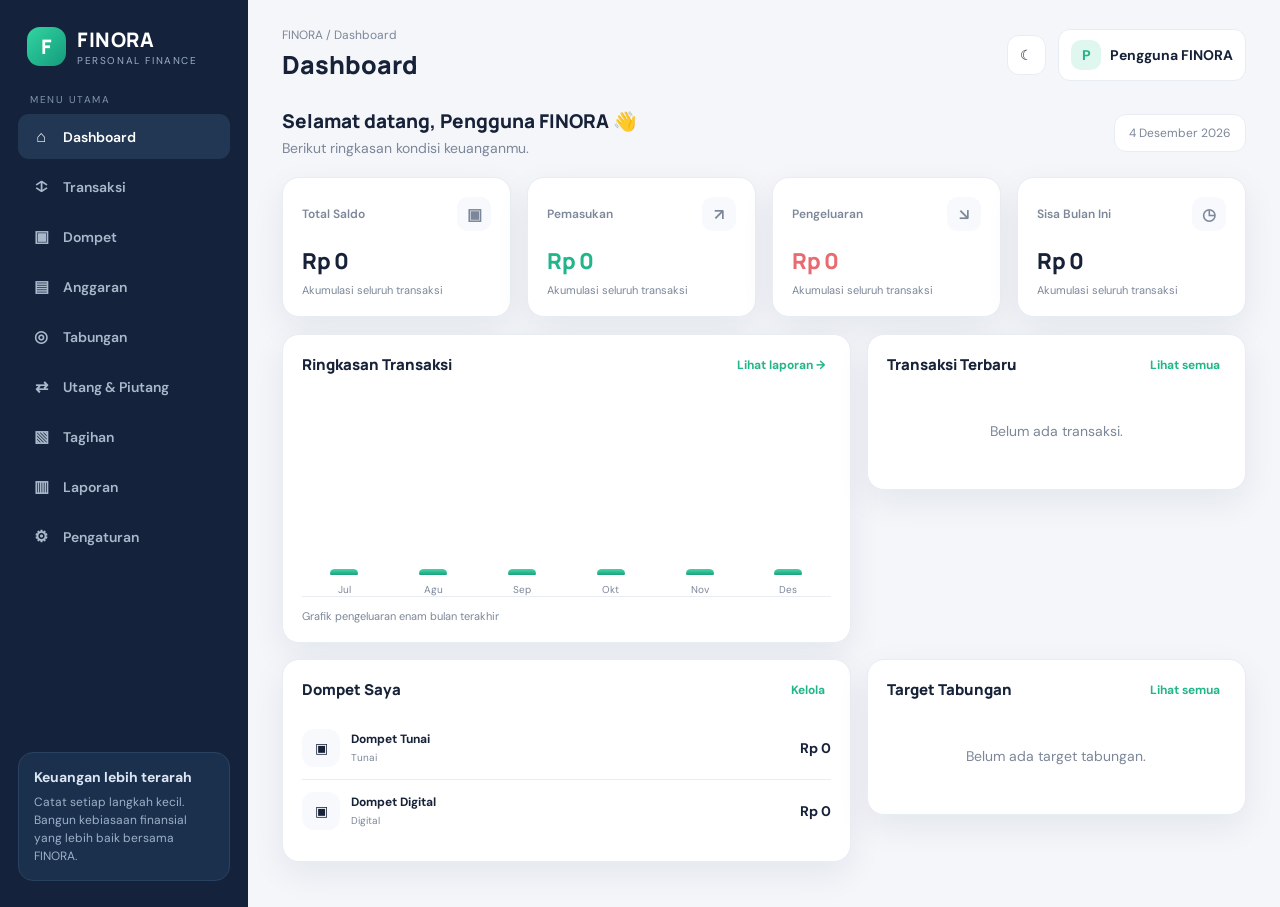
<file: index.html>
<!doctype html>
<html lang="id">
<head>
<meta charset="utf-8"><meta name="viewport" content="width=device-width,initial-scale=1,viewport-fit=cover">
<meta name="theme-color" content="#003f3a">
<link rel="icon" type="image/png" sizes="32x32" href="assets/favicon-32.png">
<link rel="apple-touch-icon" href="assets/apple-touch-icon.png"><meta name="description" content="FINORA — Catat, rencanakan, dan kendalikan keuanganmu.">
<title>FINORA — Dompet Digital</title><link rel="stylesheet" href="assets/style.css">
</head>
<body><div id="app"></div><input id="restoreFile" type="file" accept="application/json,.json" hidden><script src="assets/app.js"></script></body></html>
</file>
<file: assets/style.css>
@import url('https://fonts.googleapis.com/css2?family=DM+Sans:wght@400;500;600;700;800&family=Manrope:wght@500;600;700;800&display=swap');
:root{--bg:#f4f6fa;--panel:#fff;--panel2:#f7f9fc;--text:#172238;--muted:#7c8799;--line:#e8edf4;--navy:#14233b;--navy2:#1d3150;--accent:#23b58a;--accent2:#dff7ee;--red:#e76b70;--yellow:#f2b84b;--shadow:0 12px 34px rgba(20,35,59,.07)}
*{box-sizing:border-box}body{margin:0;background:var(--bg);color:var(--text);font:14px 'DM Sans',sans-serif}body.dark{--bg:#0d1523;--panel:#152136;--panel2:#1a2940;--text:#edf3fc;--muted:#9eabc0;--line:#263650;--navy:#0a1322;--navy2:#15243b;--accent:#39c99d;--accent2:#163d37;--shadow:0 12px 34px rgba(0,0,0,.18)}
button,input,select{font:inherit}button{cursor:pointer}.shell{min-height:100vh;display:grid;grid-template-columns:248px 1fr}.sidebar{background:var(--navy);color:#fff;padding:26px 18px;display:flex;flex-direction:column;gap:26px}.brand{display:flex;align-items:center;gap:11px;padding:0 9px}.brandmark{width:39px;height:39px;border-radius:13px;background:linear-gradient(135deg,#31d5a2,#159b7c);display:grid;place-items:center;font:800 20px Manrope;color:#fff}.brandname{font:800 20px Manrope;letter-spacing:.5px}.brand small{display:block;color:#9baec5;font-size:10px;letter-spacing:1.6px;margin-top:1px}.navlabel{font-size:10px;color:#8294ad;letter-spacing:1.5px;padding:0 12px;margin-bottom:8px}.nav{display:grid;gap:5px}.nav button{border:0;background:transparent;color:#aab8cb;text-align:left;padding:12px 13px;border-radius:11px;display:flex;gap:12px;align-items:center;font-weight:600}.nav button.active,.nav button:hover{background:#223754;color:#fff}.nav .ico{width:20px;text-align:center;font-size:16px}.sidebottom{margin-top:auto;background:#1b304c;border:1px solid #2a4262;border-radius:15px;padding:15px;color:#dbe5f3}.sidebottom p{font-size:12px;color:#9eb0c8;line-height:1.5;margin:7px 0 0}.main{min-width:0;padding:27px 34px 45px;max-width:1500px;width:100%;margin:auto}.topbar{display:flex;justify-content:space-between;align-items:center;margin-bottom:26px;gap:15px}.eyebrow{color:var(--muted);font-size:12px}.page-title{font:800 25px Manrope;margin:4px 0 0}.topright{display:flex;align-items:center;gap:12px}.iconbtn,.profile{border:1px solid var(--line);background:var(--panel);color:var(--text);border-radius:12px;padding:10px 12px}.profile{display:flex;align-items:center;gap:9px;font-weight:700}.avatar{width:30px;height:30px;border-radius:10px;background:var(--accent2);color:var(--accent);display:grid;place-items:center;font-weight:800}.hamb{display:none}.welcome{display:flex;justify-content:space-between;align-items:center;margin-bottom:20px}.welcome h2{font:800 19px Manrope;margin:0 0 5px}.welcome p{color:var(--muted);margin:0}.datepill{color:var(--muted);background:var(--panel);border:1px solid var(--line);padding:10px 14px;border-radius:12px;font-size:12px}.grid{display:grid;gap:16px}.stats{grid-template-columns:repeat(4,minmax(0,1fr));margin-bottom:17px}.card{background:var(--panel);border:1px solid var(--line);border-radius:17px;padding:19px;box-shadow:var(--shadow);min-width:0}.stathead{display:flex;justify-content:space-between;align-items:center;color:var(--muted);font-size:12px;font-weight:600}.staticon{width:34px;height:34px;border-radius:11px;background:var(--panel2);display:grid;place-items:center;font-size:16px}.amount{font:800 22px Manrope;margin:15px 0 7px;letter-spacing:-.5px}.positive{color:var(--accent)}.negative{color:var(--red)}.hint{font-size:11px;color:var(--muted)}.dashgrid{grid-template-columns:1.5fr 1fr;align-items:start}.cardtitle{display:flex;justify-content:space-between;align-items:center;margin-bottom:17px}.cardtitle h3{font:800 15px Manrope;margin:0}.linkbtn{border:0;background:none;color:var(--accent);font-size:12px;font-weight:700}.chart{height:205px;display:flex;align-items:end;gap:12px;padding:12px 4px 0;border-bottom:1px solid var(--line)}.barcol{height:100%;flex:1;display:flex;flex-direction:column;justify-content:end;align-items:center;gap:8px;color:var(--muted);font-size:10px}.bar{width:min(28px,75%);min-height:3px;border-radius:7px 7px 2px 2px;background:linear-gradient(180deg,#45d5a7,#1aa27d)}.txlist{display:grid;gap:0}.tx{display:flex;align-items:center;gap:11px;padding:12px 0;border-bottom:1px solid var(--line)}.tx:last-child{border:0}.txicon{width:38px;height:38px;border-radius:12px;background:var(--panel2);display:grid;place-items:center}.txinfo{flex:1;min-width:0}.txinfo b{display:block;font-size:12px}.txinfo small{color:var(--muted);font-size:10px}.txamount{font-weight:800;font-size:12px}.section{display:grid;gap:16px}.toolbar{display:flex;justify-content:space-between;align-items:center;gap:10px;flex-wrap:wrap}.btn{border:0;border-radius:11px;padding:11px 15px;background:var(--accent);color:#062d24;font-weight:800}.btn.secondary{background:var(--panel2);color:var(--text);border:1px solid var(--line)}.btn.danger{background:#ffe8e9;color:#b63d45}.tablewrap{overflow:auto}.table{width:100%;border-collapse:collapse;min-width:570px}.table th,.table td{text-align:left;padding:13px 10px;border-bottom:1px solid var(--line);font-size:12px}.table th{color:var(--muted);font-weight:600}.actions{display:flex;gap:6px}.mini{border:1px solid var(--line);background:var(--panel2);color:var(--text);border-radius:8px;padding:6px 9px;font-size:11px}.empty{text-align:center;color:var(--muted);padding:30px 10px}.walletgrid,.goalgrid,.featuregrid{grid-template-columns:repeat(3,minmax(0,1fr))}.wallet{background:linear-gradient(135deg,#182b47,#29466a);color:white;border:0}.wallet .muted{color:#b4c4d8}.wallet .amount{font-size:23px}.progress{height:8px;background:var(--panel2);border-radius:10px;overflow:hidden;margin:12px 0}.progress span{height:100%;display:block;background:var(--accent);border-radius:10px}.field{display:grid;gap:6px;margin-bottom:13px}.field label{font-size:12px;color:var(--muted);font-weight:700}.field input,.field select{width:100%;padding:11px 12px;border:1px solid var(--line);border-radius:10px;background:var(--panel2);color:var(--text);outline:none}.modalback{position:fixed;inset:0;background:#07132399;display:grid;place-items:center;padding:16px;z-index:10}.modal{background:var(--panel);border:1px solid var(--line);border-radius:18px;padding:22px;width:min(480px,100%);max-height:90vh;overflow:auto;box-shadow:0 24px 80px #0003}.modal h3{font:800 18px Manrope;margin:0 0 18px}.modalfoot{display:flex;justify-content:flex-end;gap:8px;margin-top:16px}.twocol{display:grid;grid-template-columns:1fr 1fr;gap:12px}.settingrow{display:flex;justify-content:space-between;align-items:center;padding:15px 0;border-bottom:1px solid var(--line)}.muted{color:var(--muted)}.mobilebar{display:none}
@media(max-width:1050px){.stats{grid-template-columns:repeat(2,1fr)}.dashgrid{grid-template-columns:1fr}.walletgrid,.goalgrid,.featuregrid{grid-template-columns:repeat(2,1fr)}}
@media(max-width:720px){.shell{display:block}.sidebar{position:fixed;z-index:20;inset:0 auto 0 0;width:270px;transform:translateX(-105%);transition:.25s;box-shadow:20px 0 50px #0003}.sidebar.open{transform:translateX(0)}.main{padding:18px 15px 90px}.topbar{margin-bottom:20px}.hamb{display:block}.page-title{font-size:21px}.profile span:last-child{display:none}.welcome{align-items:flex-start}.datepill{display:none}.stats{gap:10px}.card{padding:15px;border-radius:15px}.amount{font-size:18px}.stats .amount{font-size:17px}.walletgrid,.goalgrid,.featuregrid{grid-template-columns:1fr}.mobilebar{display:flex;position:fixed;z-index:15;bottom:0;left:0;right:0;background:var(--panel);border-top:1px solid var(--line);justify-content:space-around;padding:9px 3px calc(9px + env(safe-area-inset-bottom))}.mobilebar button{border:0;background:none;color:var(--muted);font-size:10px;display:grid;gap:3px;justify-items:center}.mobilebar button b{font-size:18px}.mobilebar button.active{color:var(--accent)}.twocol{grid-template-columns:1fr}.toolbar .btn{flex:1}.chart{gap:5px}.bar{width:18px}}
</file>
<file: app/src/main/assets/assets/style.css>
@import url('https://fonts.googleapis.com/css2?family=DM+Sans:wght@400;500;600;700;800&family=Manrope:wght@500;600;700;800&display=swap');
:root{--bg:#f4f6fa;--panel:#fff;--panel2:#f7f9fc;--text:#172238;--muted:#7c8799;--line:#e8edf4;--navy:#14233b;--navy2:#1d3150;--accent:#23b58a;--accent2:#dff7ee;--red:#e76b70;--yellow:#f2b84b;--shadow:0 12px 34px rgba(20,35,59,.07)}
*{box-sizing:border-box}body{margin:0;background:var(--bg);color:var(--text);font:14px 'DM Sans',sans-serif}body.dark{--bg:#0d1523;--panel:#152136;--panel2:#1a2940;--text:#edf3fc;--muted:#9eabc0;--line:#263650;--navy:#0a1322;--navy2:#15243b;--accent:#39c99d;--accent2:#163d37;--shadow:0 12px 34px rgba(0,0,0,.18)}
button,input,select{font:inherit}button{cursor:pointer}.shell{min-height:100vh;display:grid;grid-template-columns:248px 1fr}.sidebar{background:var(--navy);color:#fff;padding:26px 18px;display:flex;flex-direction:column;gap:26px}.brand{display:flex;align-items:center;gap:11px;padding:0 9px}.brandmark{width:39px;height:39px;border-radius:13px;background:linear-gradient(135deg,#31d5a2,#159b7c);display:grid;place-items:center;font:800 20px Manrope;color:#fff}.brandname{font:800 20px Manrope;letter-spacing:.5px}.brand small{display:block;color:#9baec5;font-size:10px;letter-spacing:1.6px;margin-top:1px}.navlabel{font-size:10px;color:#8294ad;letter-spacing:1.5px;padding:0 12px;margin-bottom:8px}.nav{display:grid;gap:5px}.nav button{border:0;background:transparent;color:#aab8cb;text-align:left;padding:12px 13px;border-radius:11px;display:flex;gap:12px;align-items:center;font-weight:600}.nav button.active,.nav button:hover{background:#223754;color:#fff}.nav .ico{width:20px;text-align:center;font-size:16px}.sidebottom{margin-top:auto;background:#1b304c;border:1px solid #2a4262;border-radius:15px;padding:15px;color:#dbe5f3}.sidebottom p{font-size:12px;color:#9eb0c8;line-height:1.5;margin:7px 0 0}.main{min-width:0;padding:27px 34px 45px;max-width:1500px;width:100%;margin:auto}.topbar{display:flex;justify-content:space-between;align-items:center;margin-bottom:26px;gap:15px}.eyebrow{color:var(--muted);font-size:12px}.page-title{font:800 25px Manrope;margin:4px 0 0}.topright{display:flex;align-items:center;gap:12px}.iconbtn,.profile{border:1px solid var(--line);background:var(--panel);color:var(--text);border-radius:12px;padding:10px 12px}.profile{display:flex;align-items:center;gap:9px;font-weight:700}.avatar{width:30px;height:30px;border-radius:10px;background:var(--accent2);color:var(--accent);display:grid;place-items:center;font-weight:800}.hamb{display:none}.welcome{display:flex;justify-content:space-between;align-items:center;margin-bottom:20px}.welcome h2{font:800 19px Manrope;margin:0 0 5px}.welcome p{color:var(--muted);margin:0}.datepill{color:var(--muted);background:var(--panel);border:1px solid var(--line);padding:10px 14px;border-radius:12px;font-size:12px}.grid{display:grid;gap:16px}.stats{grid-template-columns:repeat(4,minmax(0,1fr));margin-bottom:17px}.card{background:var(--panel);border:1px solid var(--line);border-radius:17px;padding:19px;box-shadow:var(--shadow);min-width:0}.stathead{display:flex;justify-content:space-between;align-items:center;color:var(--muted);font-size:12px;font-weight:600}.staticon{width:34px;height:34px;border-radius:11px;background:var(--panel2);display:grid;place-items:center;font-size:16px}.amount{font:800 22px Manrope;margin:15px 0 7px;letter-spacing:-.5px}.positive{color:var(--accent)}.negative{color:var(--red)}.hint{font-size:11px;color:var(--muted)}.dashgrid{grid-template-columns:1.5fr 1fr;align-items:start}.cardtitle{display:flex;justify-content:space-between;align-items:center;margin-bottom:17px}.cardtitle h3{font:800 15px Manrope;margin:0}.linkbtn{border:0;background:none;color:var(--accent);font-size:12px;font-weight:700}.chart{height:205px;display:flex;align-items:end;gap:12px;padding:12px 4px 0;border-bottom:1px solid var(--line)}.barcol{height:100%;flex:1;display:flex;flex-direction:column;justify-content:end;align-items:center;gap:8px;color:var(--muted);font-size:10px}.bar{width:min(28px,75%);min-height:3px;border-radius:7px 7px 2px 2px;background:linear-gradient(180deg,#45d5a7,#1aa27d)}.txlist{display:grid;gap:0}.tx{display:flex;align-items:center;gap:11px;padding:12px 0;border-bottom:1px solid var(--line)}.tx:last-child{border:0}.txicon{width:38px;height:38px;border-radius:12px;background:var(--panel2);display:grid;place-items:center}.txinfo{flex:1;min-width:0}.txinfo b{display:block;font-size:12px}.txinfo small{color:var(--muted);font-size:10px}.txamount{font-weight:800;font-size:12px}.section{display:grid;gap:16px}.toolbar{display:flex;justify-content:space-between;align-items:center;gap:10px;flex-wrap:wrap}.btn{border:0;border-radius:11px;padding:11px 15px;background:var(--accent);color:#062d24;font-weight:800}.btn.secondary{background:var(--panel2);color:var(--text);border:1px solid var(--line)}.btn.danger{background:#ffe8e9;color:#b63d45}.tablewrap{overflow:auto}.table{width:100%;border-collapse:collapse;min-width:570px}.table th,.table td{text-align:left;padding:13px 10px;border-bottom:1px solid var(--line);font-size:12px}.table th{color:var(--muted);font-weight:600}.actions{display:flex;gap:6px}.mini{border:1px solid var(--line);background:var(--panel2);color:var(--text);border-radius:8px;padding:6px 9px;font-size:11px}.empty{text-align:center;color:var(--muted);padding:30px 10px}.walletgrid,.goalgrid,.featuregrid{grid-template-columns:repeat(3,minmax(0,1fr))}.wallet{background:linear-gradient(135deg,#182b47,#29466a);color:white;border:0}.wallet .muted{color:#b4c4d8}.wallet .amount{font-size:23px}.progress{height:8px;background:var(--panel2);border-radius:10px;overflow:hidden;margin:12px 0}.progress span{height:100%;display:block;background:var(--accent);border-radius:10px}.field{display:grid;gap:6px;margin-bottom:13px}.field label{font-size:12px;color:var(--muted);font-weight:700}.field input,.field select{width:100%;padding:11px 12px;border:1px solid var(--line);border-radius:10px;background:var(--panel2);color:var(--text);outline:none}.modalback{position:fixed;inset:0;background:#07132399;display:grid;place-items:center;padding:16px;z-index:10}.modal{background:var(--panel);border:1px solid var(--line);border-radius:18px;padding:22px;width:min(480px,100%);max-height:90vh;overflow:auto;box-shadow:0 24px 80px #0003}.modal h3{font:800 18px Manrope;margin:0 0 18px}.modalfoot{display:flex;justify-content:flex-end;gap:8px;margin-top:16px}.twocol{display:grid;grid-template-columns:1fr 1fr;gap:12px}.settingrow{display:flex;justify-content:space-between;align-items:center;padding:15px 0;border-bottom:1px solid var(--line)}.muted{color:var(--muted)}.mobilebar{display:none}
@media(max-width:1050px){.stats{grid-template-columns:repeat(2,1fr)}.dashgrid{grid-template-columns:1fr}.walletgrid,.goalgrid,.featuregrid{grid-template-columns:repeat(2,1fr)}}
@media(max-width:720px){.shell{display:block}.sidebar{position:fixed;z-index:20;inset:0 auto 0 0;width:270px;transform:translateX(-105%);transition:.25s;box-shadow:20px 0 50px #0003}.sidebar.open{transform:translateX(0)}.main{padding:18px 15px 90px}.topbar{margin-bottom:20px}.hamb{display:block}.page-title{font-size:21px}.profile span:last-child{display:none}.welcome{align-items:flex-start}.datepill{display:none}.stats{gap:10px}.card{padding:15px;border-radius:15px}.amount{font-size:18px}.stats .amount{font-size:17px}.walletgrid,.goalgrid,.featuregrid{grid-template-columns:1fr}.mobilebar{display:flex;position:fixed;z-index:15;bottom:0;left:0;right:0;background:var(--panel);border-top:1px solid var(--line);justify-content:space-around;padding:9px 3px calc(9px + env(safe-area-inset-bottom))}.mobilebar button{border:0;background:none;color:var(--muted);font-size:10px;display:grid;gap:3px;justify-items:center}.mobilebar button b{font-size:18px}.mobilebar button.active{color:var(--accent)}.twocol{grid-template-columns:1fr}.toolbar .btn{flex:1}.chart{gap:5px}.bar{width:18px}}
</file>
